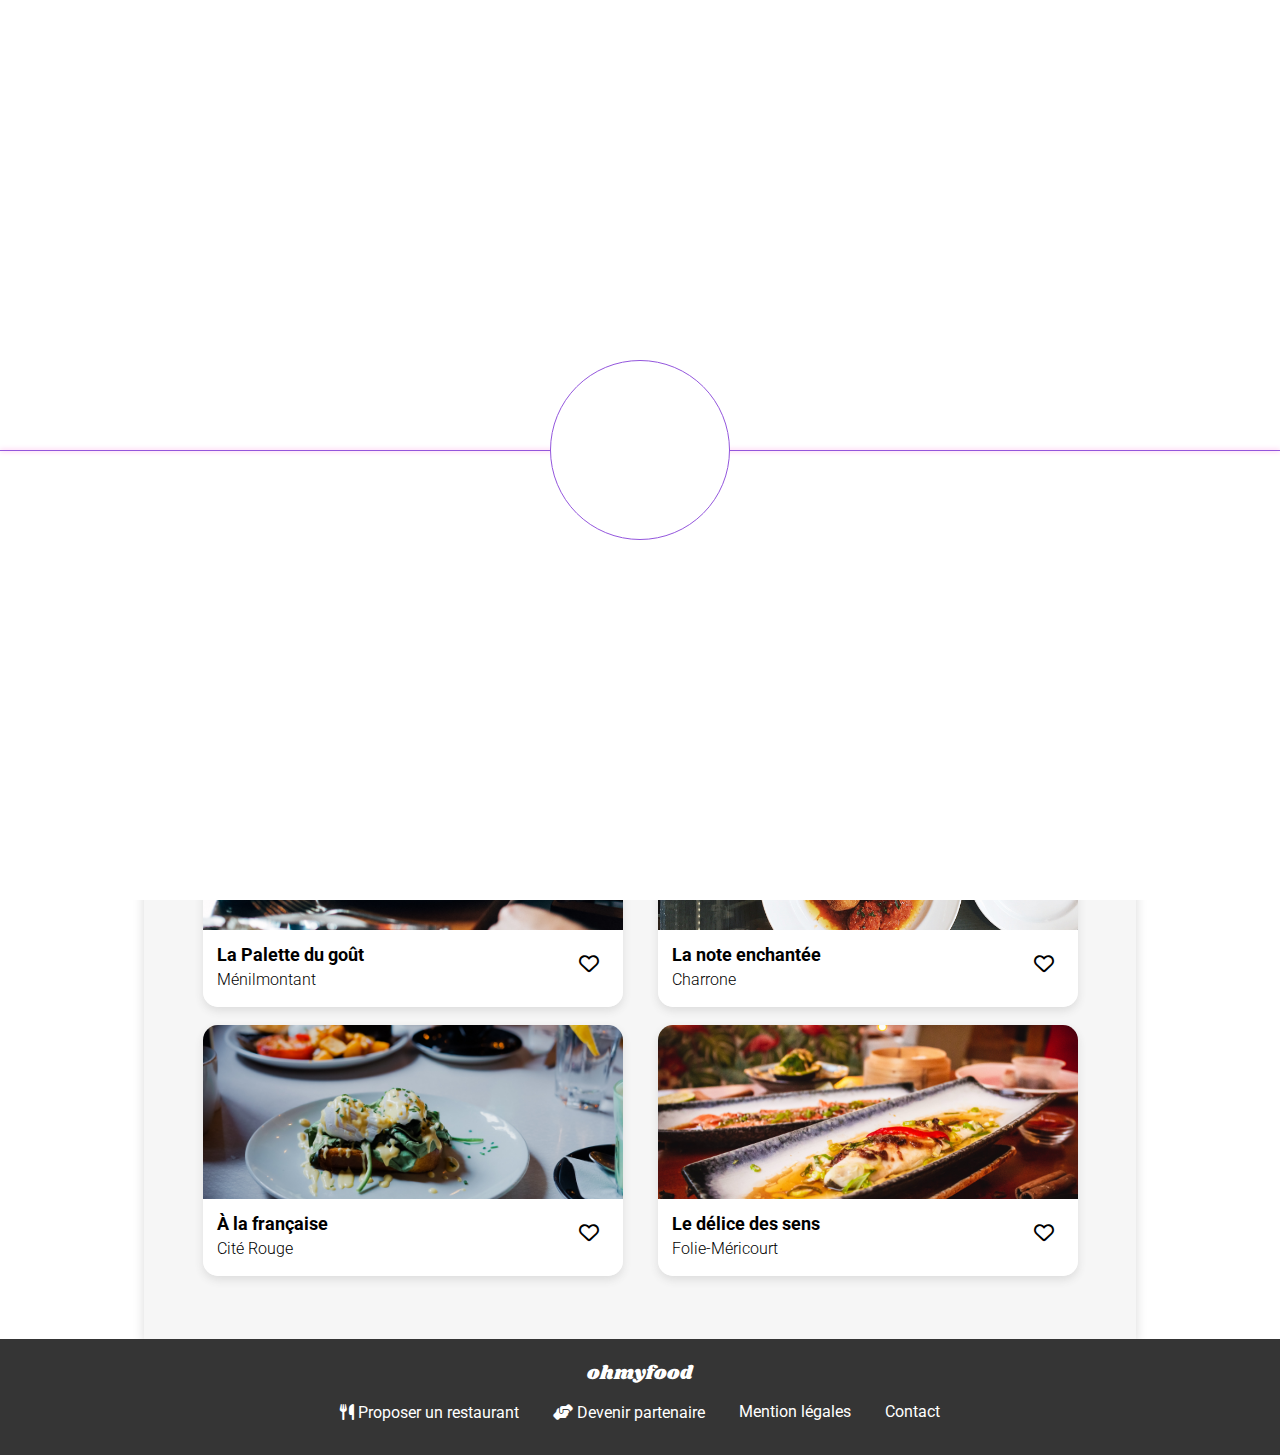
<file: index.html>
<!DOCTYPE html>
<html lang="fr">
<head>
    <meta charset="UTF-8">
    <meta http-equiv="X-UA-Compatible" content="IE=edge">
    <meta name="viewport" content="width=device-width, initial-scale=1.0">
    <title>Ohmyfood</title>
    <link rel="stylesheet" href="css/normalize.css">
    <link rel="stylesheet" href="css/home.min.css">
    <link rel="stylesheet" href="https://cdnjs.cloudflare.com/ajax/libs/font-awesome/6.1.1/css/all.min.css">

</head>
<body>
    <!-- Loading -->
    <div class="loading">
        <div class="loading-bar"></div>
        <div class="loading-border"></div>
        <div class="loading-circle">
            <div class="loading-circle__backgnd--secondary"></div>
        </div>
        <span class="loading-logo">ohmyfood</span>  
    </div>
    <!-- Loading end -->
    <!-- Header -->
    <header class="header--shadow">
        <img src="img/logo/ohmyfood@2x.svg" alt="Logo Ohmyfood">
    </header>
    <!-- Header end -->
    <!-- Main -->
    <main>
        <!-- Location section -->
        <div class="location">
            <span class="location__txt"><span class="location__txt__icon"><i class="fa-solid fa-location-dot"></i></span> Paris, Belleville</span>
        </div>
        <!-- Location section end -->
        <!-- Explore section -->
        <section class="explore home-block background-secondary">
            <h1>Réservez le menu qui vous convient</h1>
            <p>Découvez des restaurants d'exeption, selectionnés par nos soins.</p>
            <a  class="btn" href="#restaurants">Explorer nos restaurants</a>
        </section>
        <!-- Explore section end-->
        <!-- Functioning section -->
        <section class="functioning home-block">
            <h2 class="home-title">Fonctionnement</h2>
            <ul class="steps">
                <li class="steps__list">
                    <div class="steps__list__puce">1</div>
                    <div class="steps__list__icon"><i class="fa-solid fa-mobile-screen-button"></i></div>
                    <h3>Choisissez un restaurant</h3></li>
                <li class="steps__list">
                    <div class="steps__list__puce">2</div>
                    <div class="steps__list__icon"><i class="fa-solid fa-list-ul"></i></div>
                    <h3> Composez votre menu</h3>
                </li>
                <li class="steps__list steps__list--third">
                    <div class="steps__list__puce">3</div> 
                    <div class="steps__list__icon steps__list__icon--third"><i class="fa-solid fa-store"></i></div>
                    <h3> Dégustez au restaurants</h3>
                </li>
            </ul>
        </section>
        <!-- Functioning section end -->
        <!-- Restaurants section -->
        <section class="restaurants home-block background-secondary" id="restaurants">
            <h2 class="home-title">Restaurants</h2>
            <ul>
                <li class="card">
                    <a class="new" href="menu_lapalettedugout.html"><img src="img/restaurants/lapalettedugout.jpg" alt="La palette du goût"></a>
                    <div class="card__infos">
                        <h3>La Palette du goût</h3>
                        <p>Ménilmontant</p>
                        <a class="heart" href="#restaurants">
                            <div class="heart__center"><i class="fa-solid fa-heart"></i></div>
                            <div class="heart__contour"><i class="fa-regular fa-heart"></i></div>
                        </a>
                    </div>
                </li>
                <li class="card">
                    <a class="new" href="menu_lanoteenchantee.html"><img src="img/restaurants/lanoteenchantee.jpg" alt="La note enchantée"></a>
                    <div class="card__infos">
                        <h3>La note enchantée</h3>
                        <p>Charrone</p>
                        <a class="heart" href="#restaurants">
                            <div class="heart__center"><i class="fa-solid fa-heart"></i></div>
                            <div class="heart__contour"><i class="fa-regular fa-heart"></i></div>
                        </a>
                    </div>
                </li>
                <li class="card">
                    <a href="menu_alafrancaise.html"><img src="img/restaurants/alafrancaise.jpg" alt="À la française"></a>
                    <div class="card__infos">
                        <h3>À la française</h3>
                        <p>Cité Rouge</p>
                        <a class="heart" href="#restaurants">
                            <div class="heart__center"><i class="fa-solid fa-heart"></i></div>
                            <div class="heart__contour"><i class="fa-regular fa-heart"></i></div>
                        </a>
                    </div>
                </li>
                <li class="card">
                    <a href="menu_ledelicedessens.html"><img src="img/restaurants/ledelicedessens.jpg" alt="Le délice des sens"></a>
                    <div class="card__infos">
                        <h3>Le délice des sens</h3>
                        <p>Folie-Méricourt</p>
                        <a class="heart" href="#restaurants">
                            <div class="heart__center"><i class="fa-solid fa-heart"></i></div>
                            <div class="heart__contour"><i class="fa-regular fa-heart"></i></div>
                        </a>
                    </div>
                </li>
            </ul>
        </section>
        <!-- Restaurants section -->
    </main>
    <!-- Main end -->
    <!-- Footer -->
    <footer>
        <h2><a href="#">ohmyfood</a></h2>
        <ul>
            <li class="footer-menu"><a href="#"><i class="fa-solid fa-utensils"></i> Proposer un restaurant</a></li>
            <li class="footer-menu"><a href="#"><i class="fa-solid fa-handshake-angle"></i> Devenir partenaire</a></li>
            <li class="footer-menu"><a href="#">Mention légales</a></li>
            <li class="footer-menu"><a href="mailto:contact@ohmyfood.fr">Contact</a></li>
        </ul>
    </footer>
    <!-- Footer end -->
</body>
</html>
</file>
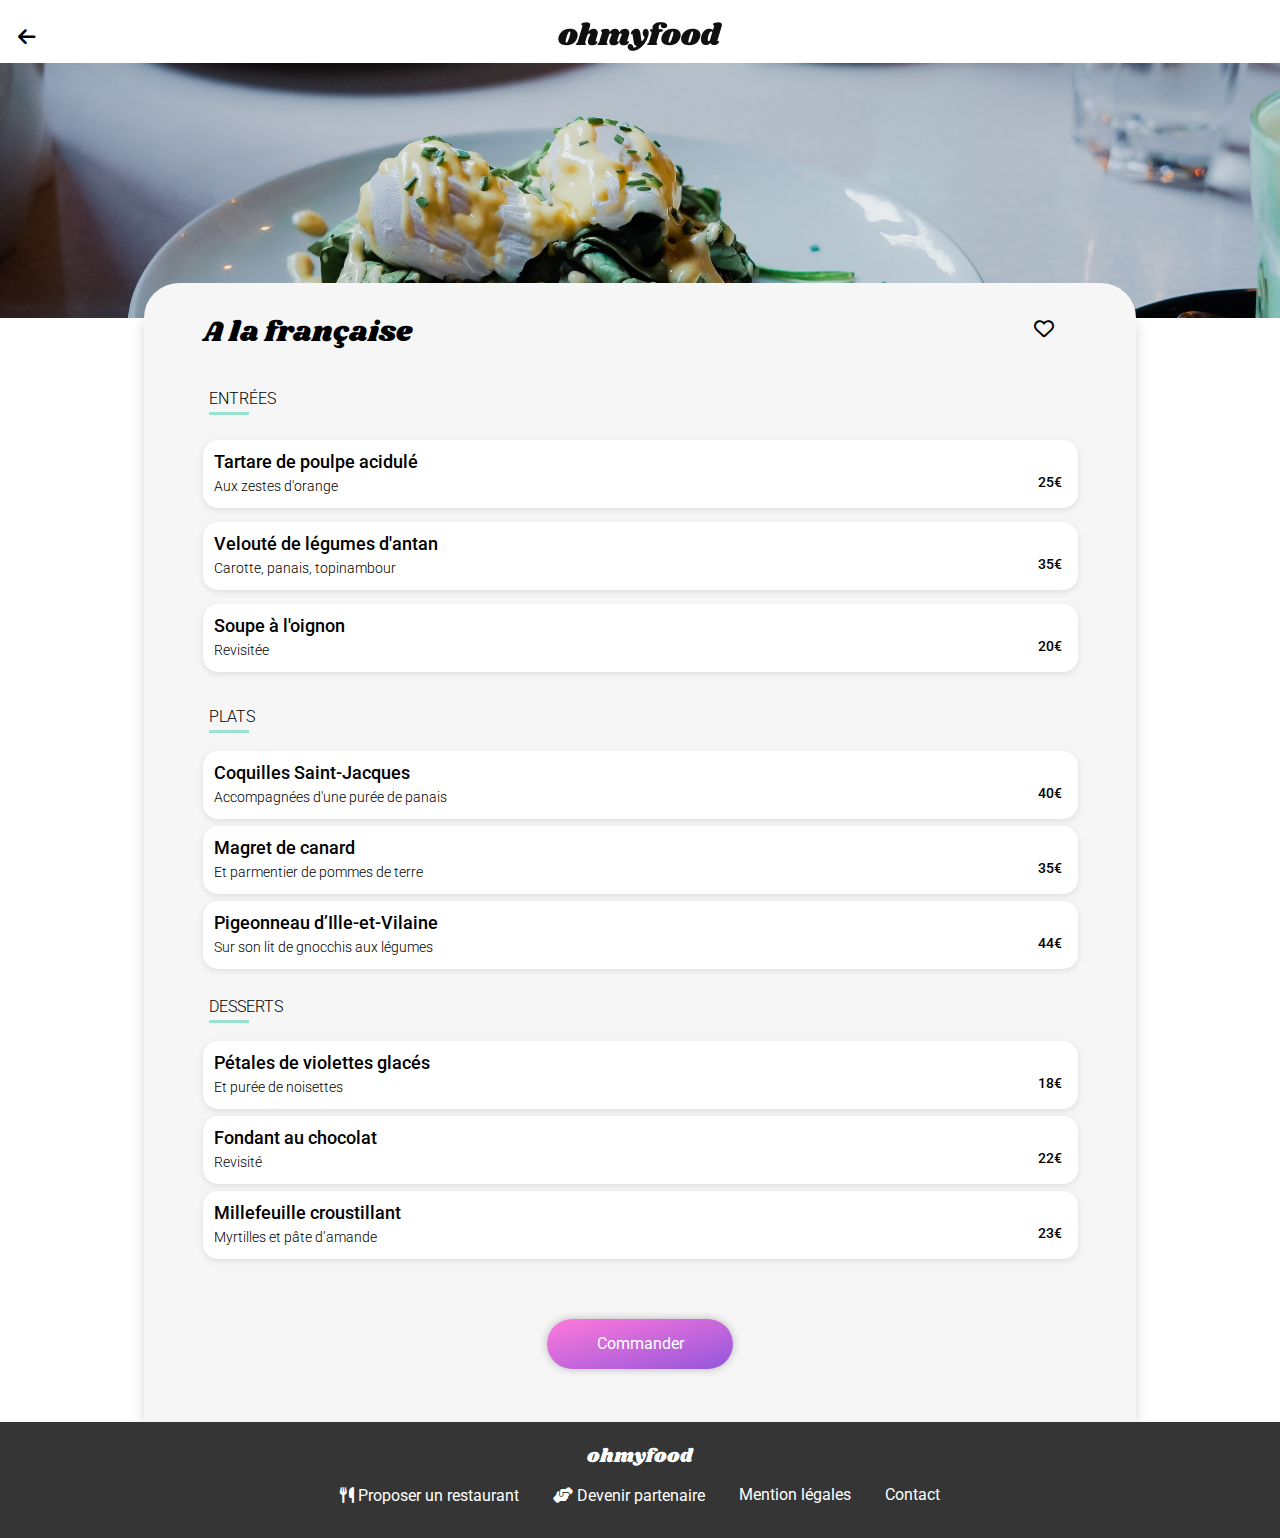
<file: menu_alafrancaise.html>
<!DOCTYPE html>
<html lang="fr">
<head>
    <meta charset="UTF-8">
    <meta http-equiv="X-UA-Compatible" content="IE=edge">
    <meta name="viewport" content="width=device-width, initial-scale=1.0">
    <title>Ohmyfood - A la française</title>
    <link rel="stylesheet" href="css/normalize.css">
    <link rel="stylesheet" href="css/menu.min.css">
    <link rel="stylesheet" href="https://cdnjs.cloudflare.com/ajax/libs/font-awesome/6.1.1/css/all.min.css">

</head>
<body>
    <!-- Header -->
    <header>
        <a  class="return" href="index.html"><i class="fa-solid fa-arrow-left"></i></a>
        <img src="img/logo/ohmyfood@2x.svg" alt="Logo Ohmyfood">
    </header>
    <!-- Header end -->
    <!-- Main -->
    <main>
        <!--Top section-->
        <div class="top-menu top-menu--3">
        </div>
        <!--Top section end-->
        <!--Menu-->
        <section class="menu-backnd background-secondary">
            <div class="menu-title">
                <h1>A la française</h1>
                <a class="heart" href="#">
                    <div class="heart__center"><i class="fa-solid fa-heart"></i></div>
                    <div class="heart__contour"><i class="fa-regular fa-heart"></i></div>
                </a>
            </div>
            <div class="menu">
                <h2 class="meal-type">Entrées</h2>
                <ul class="menu__list">
                    <li class="meal">
                        <div class="meal__infos">
                            <h3>Tartare de poulpe acidulé</h3>
                            <p>Aux zestes d'orange </p>
                        </div>
                        <div class="meal__end">
                            <div class="meal__end__price">25€</div>
                            <div class="meal__end__valid"><i class="fa-solid fa-circle-check meal__end__valid__circle"></i></div>
                        </div>   
                    </li>
                    <li class="meal">
                        <div class="meal__infos">
                            <h3>Velouté de légumes d'antan</h3>
                            <p>Carotte, panais, topinambour</p>
                        </div>
                        <div class="meal__end">
                            <div class="meal__end__price">35€</div>
                            <div class="meal__end__valid"><i class="fa-solid fa-circle-check meal__end__valid__circle"></i></div>
                        </div>
                    </li>
                    <li class="meal">
                        <div class="meal__infos">
                            <h3>Soupe à l'oignon</h3>
                            <p>Revisitée</p>
                        </div>
                        <div class="meal__end">
                            <div class="meal__end__price">20€</div>
                            <div class="meal__end__valid"><i class="fa-solid fa-circle-check meal__end__valid__circle"></i></div>
                        </div>
                    </li>
                </ul>
                <h2 class="meal-type">Plats</h2>
                <ul>
                    <li class="meal">
                        <div class="meal__infos">
                            <h3>Coquilles Saint-Jacques</h3>
                            <p>Accompagnées d'une purée de panais</p>
                        </div>
                        <div class="meal__end">
                            <div class="meal__end__price">40€</div>
                            <div class="meal__end__valid"><i class="fa-solid fa-circle-check meal__end__valid__circle"></i></div>
                        </div>
                    </li>
                    <li class="meal">
                        <div class="meal__infos">
                            <h3>Magret de canard</h3>
                            <p>Et parmentier de pommes de terre</p>
                        </div>
                        <div class="meal__end">
                            <div class="meal__end__price">35€</div>
                            <div class="meal__end__valid"><i class="fa-solid fa-circle-check meal__end__valid__circle"></i></div>
                        </div>
                    </li>
                    <li class="meal">
                        <div class="meal__infos">
                            <h3>Pigeonneau d’Ille-et-Vilaine</h3>
                            <p>Sur son lit de gnocchis aux légumes</p>
                        </div>
                        <div class="meal__end">
                            <div class="meal__end__price">44€</div>
                            <div class="meal__end__valid"><i class="fa-solid fa-circle-check meal__end__valid__circle"></i></div>
                        </div>
                    </li>
                </ul>
                <h2  class="meal-type">Desserts</h2>
                <ul>
                    <li class="meal">
                        <div class="meal__infos">
                            <h3>Pétales de violettes glacés</h3>
                            <p>Et purée de noisettes</p>
                        </div>
                        <div class="meal__end">
                            <div class="meal__end__price">18€</div>
                            <div class="meal__end__valid"><i class="fa-solid fa-circle-check meal__end__valid__circle"></i></div>
                        </div>
                    </li>
                    <li class="meal">
                        <div class="meal__infos">
                            <h3>Fondant au chocolat</h3>
                            <p>Revisité</p>
                        </div>
                        <div class="meal__end">
                            <div class="meal__end__price">22€</div>
                            <div class="meal__end__valid"><i class="fa-solid fa-circle-check meal__end__valid__circle"></i></div>
                        </div>
                    </li>
                    <li class="meal">
                        <div class="meal__infos">
                            <h3>Millefeuille croustillant</h3>
                            <p>Myrtilles et pâte d’amande</p>
                        </div>
                        <div class="meal__end">
                            <div class="meal__end__price">23€</div>
                            <div class="meal__end__valid"><i class="fa-solid fa-circle-check meal__end__valid__circle"></i></div>
                        </div>
                    </li>
                </ul>
            </div>
            <!--Validation-->
            <div class="command">
                <a class="btn" href="#">Commander</a>
            </div>
            <!--Validation end-->
        </section>
        <!--Menu end-->
    </main>
    <!-- Main end -->
    <!-- Footer -->
    <footer>
        <h2><a href="#">ohmyfood</a></h2>
        <ul>
            <li class="footer-menu"><a href="#"><i class="fa-solid fa-utensils"></i> Proposer un restaurant</a></li>
            <li class="footer-menu"><a href="#"><i class="fa-solid fa-handshake-angle"></i> Devenir partenaire</a></li>
            <li class="footer-menu"><a href="#">Mention légales</a></li>
            <li class="footer-menu"><a href="mailto:contact@ohmyfood.fr">Contact</a></li>
        </ul>
    </footer>
    <!-- Footer end -->
</body>
</html>
</file>
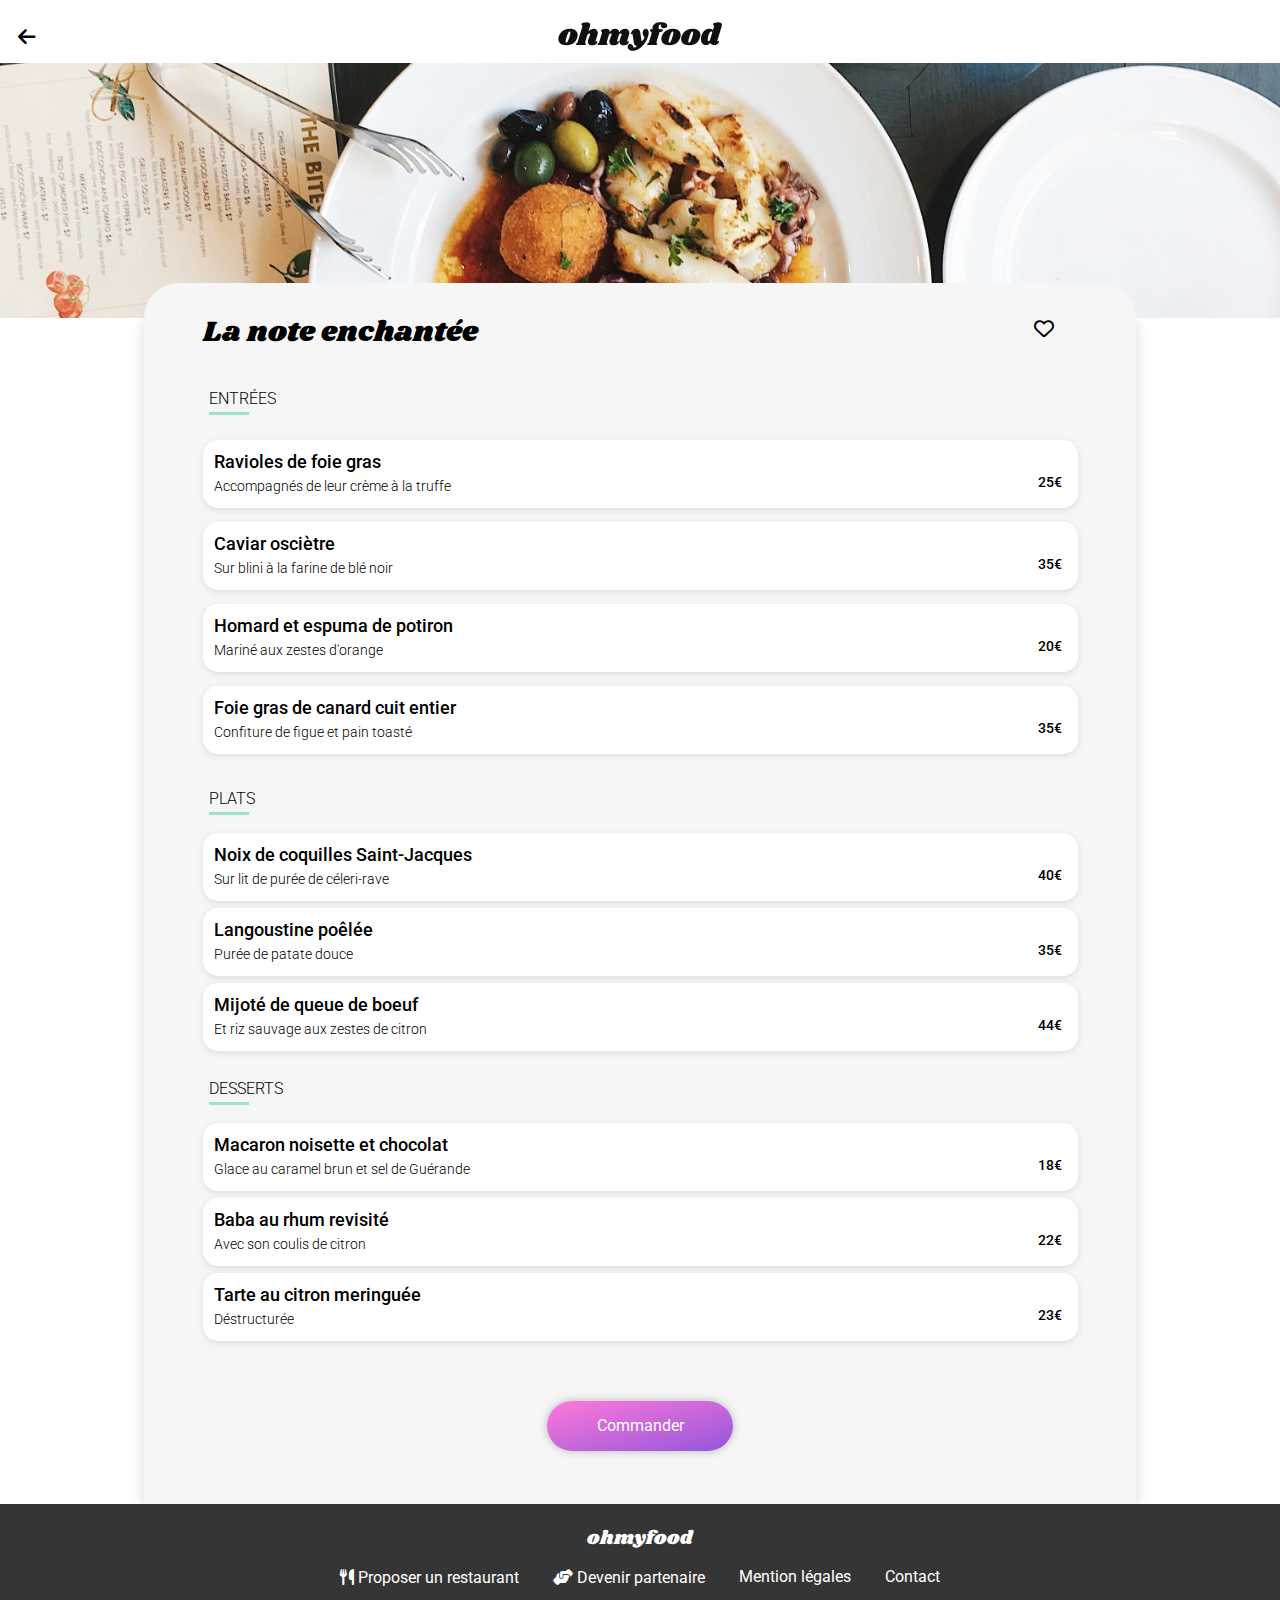
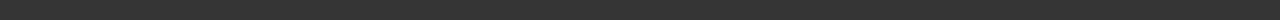
<file: menu_lanoteenchantee.html>
<!DOCTYPE html>
<html lang="fr">
<head>
    <meta charset="UTF-8">
    <meta http-equiv="X-UA-Compatible" content="IE=edge">
    <meta name="viewport" content="width=device-width, initial-scale=1.0">
    <title>Ohmyfood - La note enchantée</title>
    <link rel="stylesheet" href="css/normalize.css">
    <link rel="stylesheet" href="css/menu.min.css">
    <link rel="stylesheet" href="https://cdnjs.cloudflare.com/ajax/libs/font-awesome/6.1.1/css/all.min.css">

</head>
<body>
    <!-- Header -->
    <header>
        <a  class="return" href="index.html"><i class="fa-solid fa-arrow-left"></i></a>
        <img src="img/logo/ohmyfood@2x.svg" alt="Logo Ohmyfood">
    </header>
    <!-- Header end -->
    <!-- Main -->
    <main>
        <!--Top section-->
        <div class="top-menu top-menu--2">
        </div>
        <!--Top section end-->
        <!--Menu-->
        <section class="menu-backnd background-secondary">
            <div class="menu-title">
                <h1>La note enchantée</h1>
                <a class="heart" href="#">
                    <div class="heart__center"><i class="fa-solid fa-heart"></i></div>
                    <div class="heart__contour"><i class="fa-regular fa-heart"></i></div>
                </a>
            </div>
            <div class="menu">
                <h2 class="meal-type">Entrées</h2>
                <ul class="menu__list">
                    <li class="meal">
                        <div class="meal__infos">
                            <h3>Ravioles de foie gras</h3>
                            <p>Accompagnés de leur crème à la truffe</p>
                        </div>
                        <div class="meal__end">
                            <div class="meal__end__price">25€</div>
                            <div class="meal__end__valid"><i class="fa-solid fa-circle-check meal__end__valid__circle"></i></div>
                        </div>   
                    </li>
                    <li class="meal">
                        <div class="meal__infos">
                            <h3>Caviar osciètre</h3>
                            <p>Sur blini à la farine de blé noir</p>
                        </div>
                        <div class="meal__end">
                            <div class="meal__end__price">35€</div>
                            <div class="meal__end__valid"><i class="fa-solid fa-circle-check meal__end__valid__circle"></i></div>
                        </div>
                    </li>
                    <li class="meal">
                        <div class="meal__infos">
                            <h3>Homard et espuma de potiron</h3>
                            <p>Mariné aux zestes d'orange</p>
                        </div>
                        <div class="meal__end">
                            <div class="meal__end__price">20€</div>
                            <div class="meal__end__valid"><i class="fa-solid fa-circle-check meal__end__valid__circle"></i></div>
                        </div>
                    </li>
                    <li class="meal">
                        <div class="meal__infos">
                            <h3>Foie gras de canard cuit entier</h3>
                            <p>Confiture de figue et pain toasté</p>
                        </div>
                        <div class="meal__end">
                            <div class="meal__end__price">35€</div>
                            <div class="meal__end__valid"><i class="fa-solid fa-circle-check meal__end__valid__circle"></i></div>
                        </div>
                    </li>
                </ul>
                <h2 class="meal-type">Plats</h2>
                <ul>
                    <li class="meal">
                        <div class="meal__infos">
                            <h3>Noix de coquilles Saint-Jacques</h3>
                            <p>Sur lit de purée de céleri-rave</p>
                        </div>
                        <div class="meal__end">
                            <div class="meal__end__price">40€</div>
                            <div class="meal__end__valid"><i class="fa-solid fa-circle-check meal__end__valid__circle"></i></div>
                        </div>
                    </li>
                    <li class="meal">
                        <div class="meal__infos">
                            <h3>Langoustine poêlée</h3>
                            <p>Purée de patate douce</p>
                        </div>
                        <div class="meal__end">
                            <div class="meal__end__price">35€</div>
                            <div class="meal__end__valid"><i class="fa-solid fa-circle-check meal__end__valid__circle"></i></div>
                        </div>
                    </li>
                    <li class="meal">
                        <div class="meal__infos">
                            <h3>Mijoté de queue de boeuf</h3>
                            <p>Et riz sauvage aux zestes de citron</p>
                        </div>
                        <div class="meal__end">
                            <div class="meal__end__price">44€</div>
                            <div class="meal__end__valid"><i class="fa-solid fa-circle-check meal__end__valid__circle"></i></div>
                        </div>
                    </li>
                </ul>
                <h2 class="meal-type">Desserts</h2>
                <ul>
                    <li class="meal">
                        <div class="meal__infos">
                            <h3>Macaron noisette et chocolat</h3>
                            <p>Glace au caramel brun et sel de Guérande</p>
                        </div>
                        <div class="meal__end">
                            <div class="meal__end__price">18€</div>
                            <div class="meal__end__valid"><i class="fa-solid fa-circle-check meal__end__valid__circle"></i></div>
                        </div>
                    </li>
                    <li class="meal">
                        <div class="meal__infos">
                            <h3>Baba au rhum revisité</h3>
                            <p>Avec son coulis de citron</p>
                        </div>
                        <div class="meal__end">
                            <div class="meal__end__price">22€</div>
                            <div class="meal__end__valid"><i class="fa-solid fa-circle-check meal__end__valid__circle"></i></div>
                        </div>
                    </li>
                    <li class="meal">
                        <div class="meal__infos">
                            <h3>Tarte au citron meringuée</h3>
                            <p>Déstructurée</p>
                        </div>
                        <div class="meal__end">
                            <div class="meal__end__price">23€</div>
                            <div class="meal__end__valid"><i class="fa-solid fa-circle-check meal__end__valid__circle"></i></div>
                        </div>
                    </li>
                </ul>
            </div>
            <!--Validation-->
            <div class="command">
                <a class="btn" href="#">Commander</a>
            </div>
            <!--Validation end-->
        </section>
        <!--Menu end-->
    </main>
    <!-- Main end -->
    <!-- Footer -->
    <footer>
        <h2><a href="#">ohmyfood</a></h2>
        <ul>
            <li class="footer-menu"><a href="#"><i class="fa-solid fa-utensils"></i> Proposer un restaurant</a></li>
            <li class="footer-menu"><a href="#"><i class="fa-solid fa-handshake-angle"></i> Devenir partenaire</a></li>
            <li class="footer-menu"><a href="#">Mention légales</a></li>
            <li class="footer-menu"><a href="mailto:contact@ohmyfood.fr">Contact</a></li>
        </ul>
    </footer>
    <!-- Footer end -->
</body>
</html>
</file>
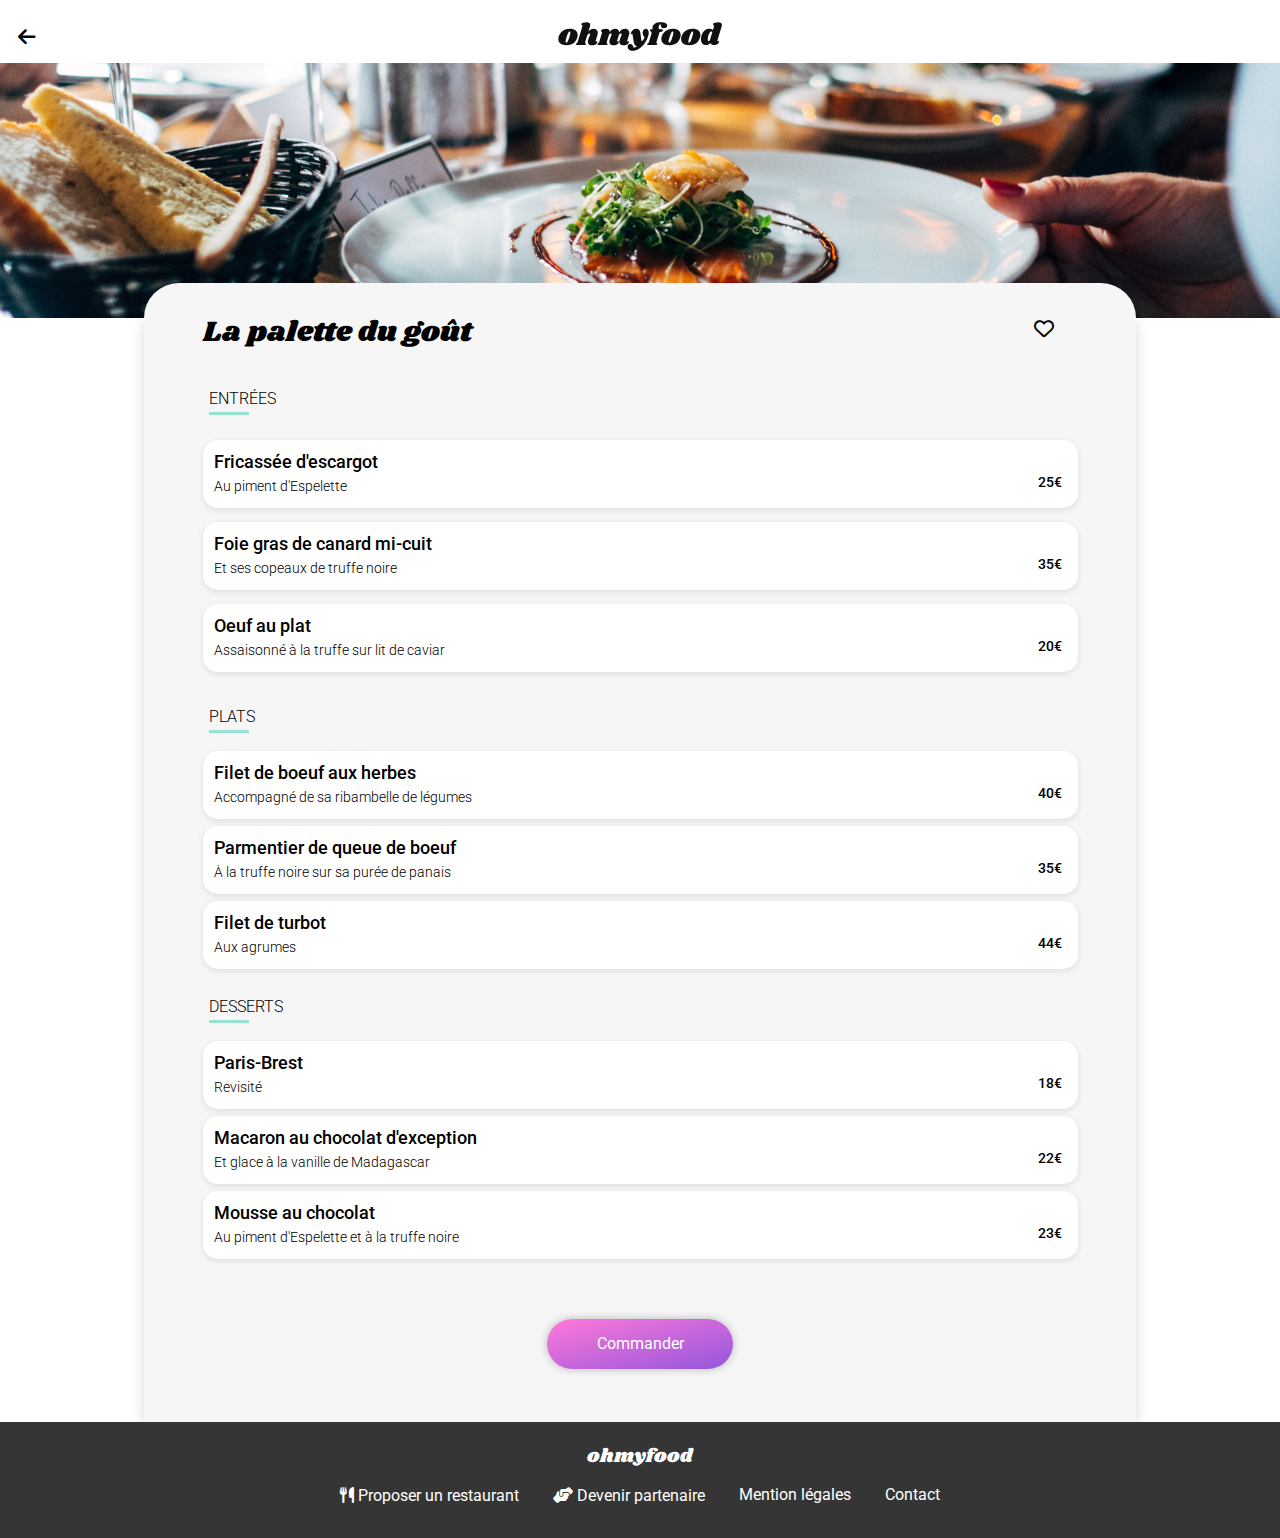
<file: menu_lapalettedugout.html>
<!DOCTYPE html>
<html lang="fr">
<head>
    <meta charset="UTF-8">
    <meta http-equiv="X-UA-Compatible" content="IE=edge">
    <meta name="viewport" content="width=device-width, initial-scale=1.0">
    <title>Ohmyfood - La palette du goût</title>
    <link rel="stylesheet" href="css/normalize.css">
    <link rel="stylesheet" href="css/menu.min.css">
    <link rel="stylesheet" href="https://cdnjs.cloudflare.com/ajax/libs/font-awesome/6.1.1/css/all.min.css">

</head>
<body>
    <!-- Header -->
    <header>
        <a  class="return" href="index.html"><i class="fa-solid fa-arrow-left"></i></a>
        <img src="img/logo/ohmyfood@2x.svg" alt="Logo Ohmyfood">
    </header>
    <!-- Header end -->
    <!-- Main -->
    <main>
        <!--Top section-->
        <div class="top-menu top-menu--1">
        </div>
        <!--Top section end-->
        <!--Menu-->
        <section class="menu-backnd background-secondary">
            <div class="menu-title">
                <h1>La palette du goût</h1>
                <a class="heart" href="#">
                    <div class="heart__center"><i class="fa-solid fa-heart"></i></div>
                    <div class="heart__contour"><i class="fa-regular fa-heart"></i></div>
                </a>
            </div>
            <div class="menu">
                <h2 class="meal-type">Entrées</h2>
                <ul class="menu__list">
                    <li class="meal">
                        <div class="meal__infos">
                            <h3>Fricassée d'escargot</h3>
                            <p>Au piment d'Espelette </p>
                        </div>
                        <div class="meal__end">
                            <div class="meal__end__price">25€</div>
                            <div class="meal__end__valid"><i class="fa-solid fa-circle-check meal__end__valid__circle"></i></div>
                        </div>   
                    </li>
                    <li class="meal">
                        <div class="meal__infos">
                            <h3>Foie gras de canard mi-cuit</h3>
                            <p>Et ses copeaux de truffe noire</p>
                        </div>
                        <div class="meal__end">
                            <div class="meal__end__price">35€</div>
                            <div class="meal__end__valid"><i class="fa-solid fa-circle-check meal__end__valid__circle"></i></div>
                        </div>
                    </li>
                    <li class="meal">
                        <div class="meal__infos">
                            <h3>Oeuf au plat</h3>
                            <p>Assaisonné à la truffe sur lit de caviar</p>
                        </div>
                        <div class="meal__end">
                            <div class="meal__end__price">20€</div>
                            <div class="meal__end__valid"><i class="fa-solid fa-circle-check meal__end__valid__circle"></i></div>
                        </div>
                    </li>
                </ul>
                <h2 class="meal-type">Plats</h2>
                <ul>
                    <li class="meal">
                        <div class="meal__infos">
                            <h3>Filet de boeuf aux herbes</h3>
                            <p>Accompagné de sa ribambelle de légumes</p>
                        </div>
                        <div class="meal__end">
                            <div class="meal__end__price">40€</div>
                            <div class="meal__end__valid"><i class="fa-solid fa-circle-check meal__end__valid__circle"></i></div>
                        </div>
                    </li>
                    <li class="meal">
                        <div class="meal__infos">
                            <h3>Parmentier de queue de boeuf</h3>
                            <p>À la truffe noire sur sa purée de panais</p>
                        </div>
                        <div class="meal__end">
                            <div class="meal__end__price">35€</div>
                            <div class="meal__end__valid"><i class="fa-solid fa-circle-check meal__end__valid__circle"></i></div>
                        </div>
                    </li>
                    <li class="meal">
                        <div class="meal__infos">
                            <h3>Filet de turbot</h3>
                            <p>Aux agrumes</p>
                        </div>
                        <div class="meal__end">
                            <div class="meal__end__price">44€</div>
                            <div class="meal__end__valid"><i class="fa-solid fa-circle-check meal__end__valid__circle"></i></div>
                        </div>
                    </li>
                </ul>
                <h2 class="meal-type">Desserts</h2>
                <ul>
                    <li class="meal">
                        <div class="meal__infos">
                            <h3>Paris-Brest</h3>
                            <p>Revisité</p>
                        </div>
                        <div class="meal__end">
                            <div class="meal__end__price">18€</div>
                            <div class="meal__end__valid"><i class="fa-solid fa-circle-check meal__end__valid__circle"></i></div>
                        </div>
                    </li>
                    <li class="meal">
                        <div class="meal__infos">
                            <h3>Macaron au chocolat d'exception</h3>
                            <p>Et glace à la vanille de Madagascar</p>
                        </div>
                        <div class="meal__end">
                            <div class="meal__end__price">22€</div>
                            <div class="meal__end__valid"><i class="fa-solid fa-circle-check meal__end__valid__circle"></i></div>
                        </div>
                    </li>
                    <li class="meal">
                        <div class="meal__infos">
                            <h3>Mousse au chocolat</h3>
                            <p>Au piment d'Espelette et à la truffe noire</p>
                        </div>
                        <div class="meal__end">
                            <div class="meal__end__price">23€</div>
                            <div class="meal__end__valid"><i class="fa-solid fa-circle-check meal__end__valid__circle"></i></div>
                        </div>
                    </li>
                </ul>
            </div>
            <!--Validation-->
            <div class="command">
                <a class="btn" href="#">Commander</a>
            </div>
            <!--Validation end-->
        </section>
        <!--Menu end-->
    </main>
    <!-- Main end -->
    <!-- Footer -->
    <footer>
        <h2><a href="#">ohmyfood</a></h2>
        <ul>
            <li class="footer-menu"><a href="#"><i class="fa-solid fa-utensils"></i> Proposer un restaurant</a></li>
            <li class="footer-menu"><a href="#"><i class="fa-solid fa-handshake-angle"></i> Devenir partenaire</a></li>
            <li class="footer-menu"><a href="#">Mention légales</a></li>
            <li class="footer-menu"><a href="mailto:contact@ohmyfood.fr">Contact</a></li>
        </ul>
    </footer>
    <!-- Footer end -->
</body>
</html>
</file>
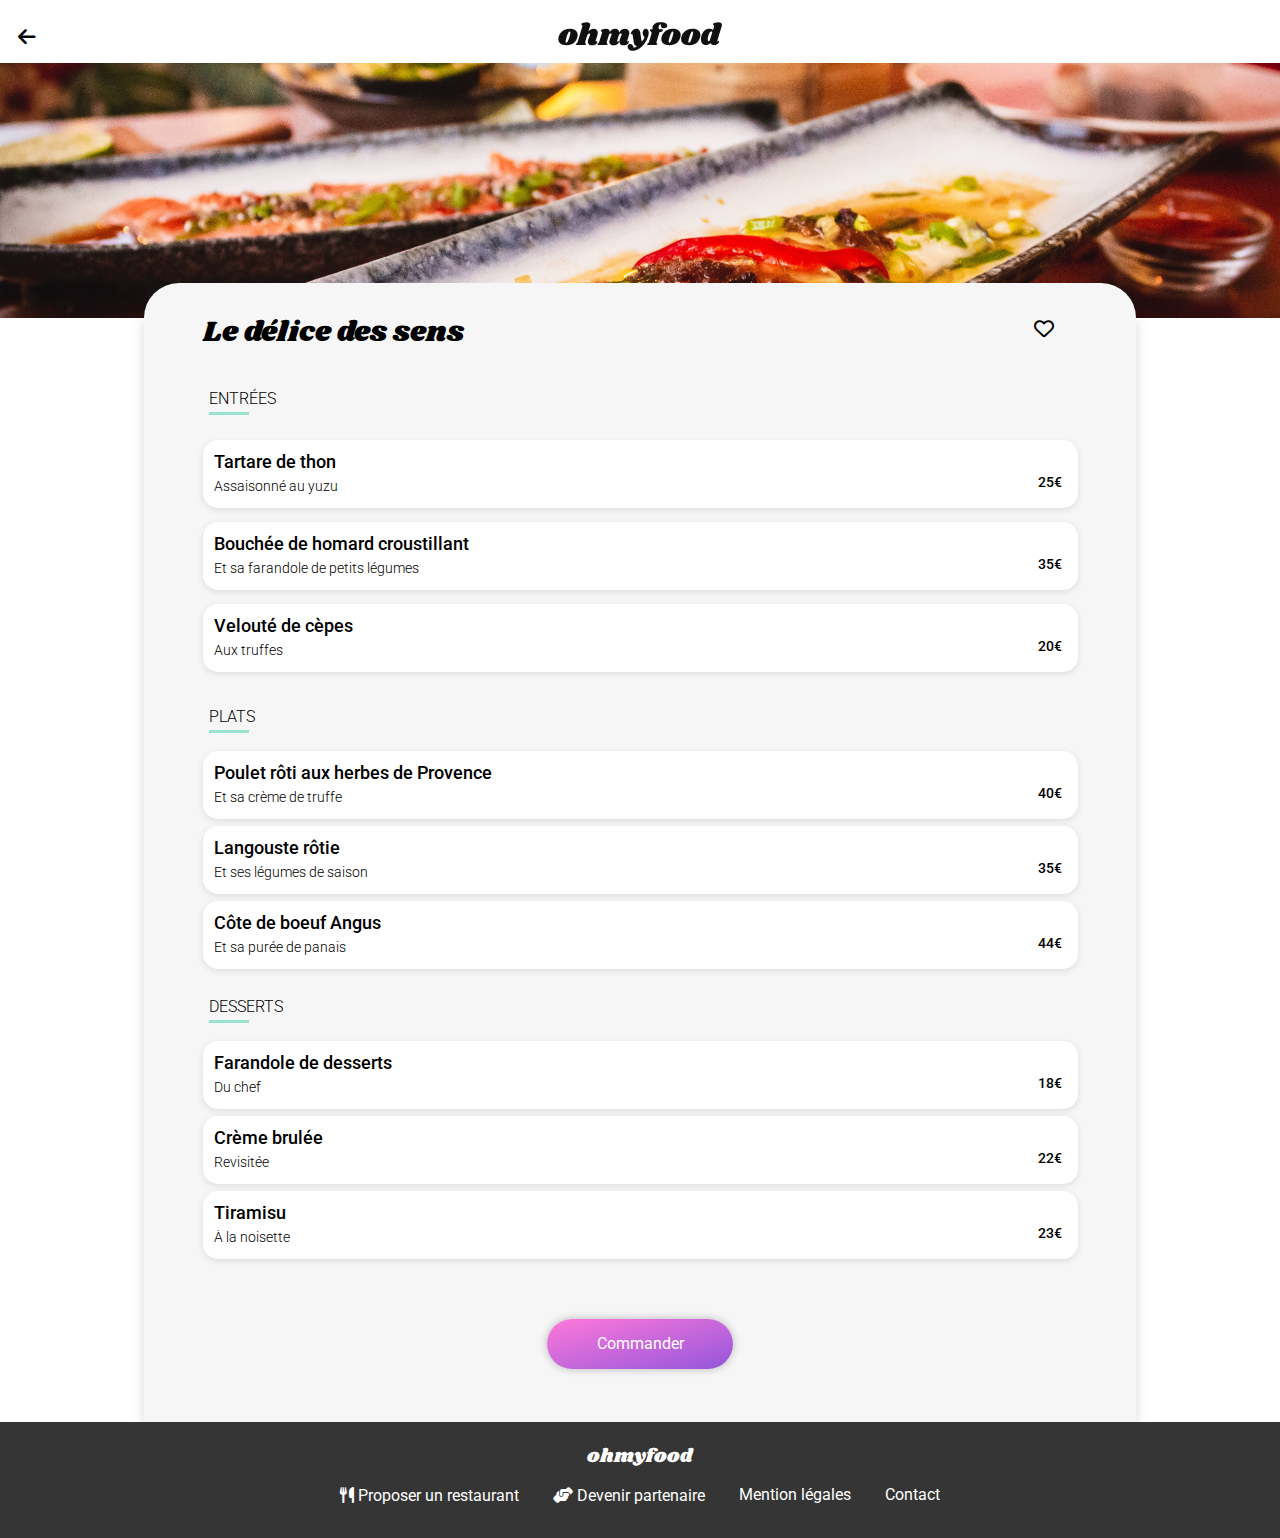
<file: menu_ledelicedessens.html>
<!DOCTYPE html>
<html lang="fr">
<head>
    <meta charset="UTF-8">
    <meta http-equiv="X-UA-Compatible" content="IE=edge">
    <meta name="viewport" content="width=device-width, initial-scale=1.0">
    <title>Ohmyfood - Le délice du sens</title>
    <link rel="stylesheet" href="css/normalize.css">
    <link rel="stylesheet" href="css/menu.min.css">
    <link rel="stylesheet" href="https://cdnjs.cloudflare.com/ajax/libs/font-awesome/6.1.1/css/all.min.css">

</head>
<body>
    <!-- Header -->
    <header>
        <a  class="return" href="index.html"><i class="fa-solid fa-arrow-left"></i></a>
        <img src="img/logo/ohmyfood@2x.svg" alt="Logo Ohmyfood">
    </header>
    <!-- Header end -->
    <!-- Main -->
    <main>
        <!--Top section-->
        <div class="top-menu top-menu--4">
        </div>
        <!--Top section end-->
        <!--Menu-->
        <section class="menu-backnd background-secondary">
            <div class="menu-title">
                <h1>Le délice des sens</h1>
                <a class="heart" href="#">
                    <div class="heart__center"><i class="fa-solid fa-heart"></i></div>
                    <div class="heart__contour"><i class="fa-regular fa-heart"></i></div>
                </a>
            </div>
            <div class="menu">
                <h2 class="meal-type">Entrées</h2>
                <ul class="menu__list">
                    <li class="meal">
                        <div class="meal__infos">
                            <h3>Tartare de thon</h3>
                            <p>Assaisonné au yuzu</p>
                        </div>
                        <div class="meal__end">
                            <div class="meal__end__price">25€</div>
                            <div class="meal__end__valid"><i class="fa-solid fa-circle-check meal__end__valid__circle"></i></div>
                        </div>   
                    </li>
                    <li class="meal">
                        <div class="meal__infos">
                            <h3>Bouchée de homard croustillant</h3>
                            <p>Et sa farandole de petits légumes</p>
                        </div>
                        <div class="meal__end">
                            <div class="meal__end__price">35€</div>
                            <div class="meal__end__valid"><i class="fa-solid fa-circle-check meal__end__valid__circle"></i></div>
                        </div>
                    </li>
                    <li class="meal">
                        <div class="meal__infos">
                            <h3>Velouté de cèpes</h3>
                            <p>Aux truffes</p>
                        </div>
                        <div class="meal__end">
                            <div class="meal__end__price">20€</div>
                            <div class="meal__end__valid"><i class="fa-solid fa-circle-check meal__end__valid__circle"></i></div>
                        </div>
                    </li>
                </ul>
                <h2 class="meal-type">Plats</h2>
                <ul>
                    <li class="meal">
                        <div class="meal__infos">
                            <h3>Poulet rôti aux herbes de Provence</h3>
                            <p>Et sa crème de truffe</p>
                        </div>
                        <div class="meal__end">
                            <div class="meal__end__price">40€</div>
                            <div class="meal__end__valid"><i class="fa-solid fa-circle-check meal__end__valid__circle"></i></div>
                        </div>
                    </li>
                    <li class="meal">
                        <div class="meal__infos">
                            <h3>Langouste rôtie</h3>
                            <p>Et ses légumes de saison</p>
                        </div>
                        <div class="meal__end">
                            <div class="meal__end__price">35€</div>
                            <div class="meal__end__valid"><i class="fa-solid fa-circle-check meal__end__valid__circle"></i></div>
                        </div>
                    </li>
                    <li class="meal">
                        <div class="meal__infos">
                            <h3>Côte de boeuf Angus</h3>
                            <p>Et sa purée de panais</p>
                        </div>
                        <div class="meal__end">
                            <div class="meal__end__price">44€</div>
                            <div class="meal__end__valid"><i class="fa-solid fa-circle-check meal__end__valid__circle"></i></div>
                        </div>
                    </li>
                </ul>
                <h2 class="meal-type">Desserts</h2>
                <ul>
                    <li class="meal">
                        <div class="meal__infos">
                            <h3>Farandole de desserts</h3>
                            <p>Du chef</p>
                        </div>
                        <div class="meal__end">
                            <div class="meal__end__price">18€</div>
                            <div class="meal__end__valid"><i class="fa-solid fa-circle-check meal__end__valid__circle"></i></div>
                        </div>
                    </li>
                    <li class="meal">
                        <div class="meal__infos">
                            <h3>Crème brulée</h3>
                            <p>Revisitée</p>
                        </div>
                        <div class="meal__end">
                            <div class="meal__end__price">22€</div>
                            <div class="meal__end__valid"><i class="fa-solid fa-circle-check meal__end__valid__circle"></i></div>
                        </div>
                    </li>
                    <li class="meal">
                        <div class="meal__infos">
                            <h3>Tiramisu</h3>
                            <p>À la noisette</p>
                        </div>
                        <div class="meal__end">
                            <div class="meal__end__price">23€</div>
                            <div class="meal__end__valid"><i class="fa-solid fa-circle-check meal__end__valid__circle"></i></div>
                        </div>
                    </li>
                </ul>
            </div>
            <!--Validation-->
            <div class="command">
                <a class="btn" href="#">Commander</a>
            </div>
            <!--Validation end-->
        </section>
        <!--Menu end-->
    </main>
    <!-- Main end -->
    <!-- Footer -->
    <footer>
        <h2><a href="#">ohmyfood</a></h2>
        <ul>
            <li class="footer-menu"><a href="#"><i class="fa-solid fa-utensils"></i> Proposer un restaurant</a></li>
            <li class="footer-menu"><a href="#"><i class="fa-solid fa-handshake-angle"></i> Devenir partenaire</a></li>
            <li class="footer-menu"><a href="#">Mention légales</a></li>
            <li class="footer-menu"><a href="mailto:contact@ohmyfood.fr">Contact</a></li>
        </ul>
    </footer>
    <!-- Footer end -->
</body>
</html>
</file>
<file: css/home.min.css>
@import"https://fonts.googleapis.com/css2?family=Shrikhand&display=swap";@import"https://fonts.googleapis.com/css2?family=Roboto:wght@300;400;500;700&display=swap";@-webkit-keyframes loading-visibility{99%{opacity:0;transform:scale(1)}100%{transform:scale(0);opacity:0}}@keyframes loading-visibility{99%{opacity:0;transform:scale(1)}100%{transform:scale(0);opacity:0}}@-webkit-keyframes change-circle{65%{opacity:1}70%{opacity:0}100%{opacity:0}}@keyframes change-circle{65%{opacity:1}70%{opacity:0}100%{opacity:0}}@-webkit-keyframes loading-bar{from{transform:scaleX(0)}to{transform:scaleX(1)}}@keyframes loading-bar{from{transform:scaleX(0)}to{transform:scaleX(1)}}@-webkit-keyframes change-logo{65%{color:#9356dc;opacity:0}70%{color:#fff}80%{opacity:1}100%{color:#fff;opacity:1}}@keyframes change-logo{65%{color:#9356dc;opacity:0}70%{color:#fff}80%{opacity:1}100%{color:#fff;opacity:1}}@-webkit-keyframes loading-circle{to{transform:rotate(1turn)}}@keyframes loading-circle{to{transform:rotate(1turn)}}@-webkit-keyframes menu-intro{0%{opacity:0;transform:translateY(20px)}100%{opacity:1;transform:translateY(0)}}@keyframes menu-intro{0%{opacity:0;transform:translateY(20px)}100%{opacity:1;transform:translateY(0)}}html,body,div,span,applet,object,iframe,h1,h2,h3,h4,h5,h6,p,blockquote,pre,a,abbr,acronym,address,big,cite,code,del,dfn,em,img,ins,kbd,q,s,samp,small,strike,strong,sub,sup,tt,var,b,u,i,center,dl,dt,dd,ol,ul,li,fieldset,form,label,legend,table,caption,tbody,tfoot,thead,tr,th,td,article,aside,canvas,details,embed,figure,figcaption,footer,header,hgroup,menu,nav,output,ruby,section,summary,time,mark,audio,video{margin:0;padding:0;border:0;font-size:100%;font:inherit;vertical-align:baseline}article,aside,details,figcaption,figure,footer,header,hgroup,menu,nav,section{display:block}body{line-height:1}ol,ul{list-style:none}blockquote,q{quotes:none}blockquote:before,blockquote:after,q:before,q:after{content:"";content:none}table{border-collapse:collapse;border-spacing:0}html{font-family:"Roboto",Verdana,sans-serif;font-size:16px}h1{font-size:1.5rem;font-weight:500}p{font-weight:300}*{box-sizing:border-box}a{text-decoration:none;color:#000}.background-secondary{background-color:#f6f6f6}@media screen and (min-width: 993px){.background-secondary{max-width:992px;margin:0 auto;box-shadow:0px 4px 12px #d9d9d9}}.heart{position:absolute;right:23px;top:23px;font-size:20px}.heart__contour{position:relative;padding:1px;color:#000;transition:all 300ms 100ms}.heart:hover .heart__contour{opacity:0;color:#9356dc}.heart__center{position:absolute;padding:1px;color:#fff;background-image:linear-gradient(#9356DC, #FF79DA);-webkit-background-clip:text;background-clip:text;transform:scale(0);transition:all 300ms}.heart:hover .heart__center{transform:scale(1);color:rgba(0,0,0,0)}.btn{position:relative;display:flex;justify-content:center;align-items:center;color:#fff;background-image:linear-gradient(to right bottom, #FF79DA, #9356DC);box-shadow:0px 0px 8px #b6b6b6;border-radius:25px;margin:13px 0;z-index:1}.btn:hover::after{opacity:1}.btn::after{position:absolute;content:"";z-index:-1;inset:0;background-image:linear-gradient(to right bottom, #ff93e1, #a36fe1);box-shadow:0px 0px 12px #777;border-radius:25px;opacity:0;transition:opacity 250ms}.steps{margin-top:33px;width:100%;max-width:400px}@media screen and (min-width: 769px){.steps{max-width:875px;display:flex;justify-content:space-between}}.steps h3{flex:1;font-size:1rem;font-weight:500}@media screen and (min-width: 769px){.steps h3{margin:0 20px;text-align:center}}.steps__list{display:flex;justify-content:center;align-items:center;position:relative;background-color:#f6f6f6;height:72px;margin:0 0 25px 12px;border-radius:12px;box-shadow:0px 4px 12px #d9d9d9}@media screen and (min-width: 769px){.steps__list{width:30%;height:95px}}.steps__list--third{background-color:#eee9f4}.steps__list__icon{display:flex;justify-content:center;align-items:center;position:relative;left:12px;width:23%;color:#7e7e7e}@media screen and (min-width: 769px){.steps__list__icon{width:50px;height:50px;border-radius:15px;position:absolute;left:50%;top:-25px;font-size:1.5rem;transform:translateX(-50%);background-color:#fff;border:3px #f6f6f6 solid}}.steps__list__icon--third{color:#9356dc}@media screen and (min-width: 769px){.steps__list__icon--third{border:3px #eee9f4 solid}}.steps__list__puce{display:flex;justify-content:center;align-items:center;position:absolute;left:-12px;width:24px;height:24px;border-radius:12px;background-color:#9356dc;color:#fff;font-size:.9rem}.card{display:flex;flex-flow:column nowrap;width:100%;height:251px;border-radius:15px;position:relative;margin:9px 0;box-shadow:0px 4px 8px #ddd;max-width:400px}@media screen and (min-width: 769px){.card{width:48.5%;max-width:420px}}.card>a{height:174px}.card img{-o-object-fit:cover;object-fit:cover;-o-object-position:center;object-position:center;width:100%;height:174px;border-radius:15px 15px 0 0}.card__infos{width:100%;height:77px;border-radius:0 0 15px 15px;position:relative;background-color:#fff;padding:10px 14px}.card__infos h3,.card__infos p{margin:7px 0}.card__infos h3{font-weight:bold;font-size:1.1rem}.new::after{width:80px;height:30px;border-radius:5px;position:absolute;content:"Nouveau";z-index:2;display:flex;justify-content:center;align-items:center;top:11px;right:11px;background-color:#99e2d0;color:#278870;font-size:.9rem}.loading{display:flex;justify-content:center;align-items:center;width:100%;height:100%;position:fixed;z-index:99;background-color:#fff;overflow:hidden;-webkit-animation:loading-visibility 250ms 2000ms forwards;animation:loading-visibility 250ms 2000ms forwards}.loading-circle{width:160px;height:160px;border-radius:80px;background:linear-gradient(to right bottom, #FF79DA, #9356DC);background-color:#9356dc;-webkit-animation:loading-circle 400ms linear infinite;animation:loading-circle 400ms linear infinite}.loading-circle__backgnd--secondary{width:160px;height:160px;border-radius:80px;background-color:#fff;border-top:3px #9356dc solid;border-right:3px #9356dc solid;opacity:1;-webkit-animation:change-circle 2000ms ease-in both;animation:change-circle 2000ms ease-in both}.loading-border{position:fixed;top:50%;left:50%;transform:translate(-50%, -50%);width:180px;height:180px;border-radius:90px;background-color:#fff;border:1px #9356dc solid}.loading-bar{width:100%;height:1px;position:fixed;top:50%;left:0;background-color:#9356dc;box-shadow:0 0 5px #ff79da;-webkit-animation:loading-bar 2000ms ease-in both;animation:loading-bar 2000ms ease-in both;transform-origin:left}.loading-logo{position:fixed;top:50%;left:50%;transform:translate(-50%, -50%);font-family:"Shrikhand",cursive;opacity:0;color:#9356dc;font-size:26px;-webkit-animation:change-logo 2000ms ease-in both;animation:change-logo 2000ms ease-in both}header{position:relative;height:63px;background-color:#fff;display:flex;justify-content:center;align-items:center}header img{width:164px;margin-top:10px}@media screen and (min-width: 769px){.header--shadow{box-shadow:0px 3px 3px #d1d1d1}}.return{position:absolute;left:18px;margin-top:10px;font-size:20px}.location{display:flex;justify-content:center;align-items:center;height:50px;background-color:#eaeaea;box-shadow:inset 0px 3px 3px #d1d1d1}@media screen and (min-width: 993px){.location{max-width:992px;margin:0 auto;box-shadow:inset 0px 3px 3px #d1d1d1,0px 4px 12px #d9d9d9}}.location__txt{position:relative}.location__txt__icon{position:absolute;left:-30%}.home-block{display:flex;justify-content:center;align-items:center;flex-flow:column nowrap;padding:44px 20px}.home-title{width:100%;max-width:400px;font-size:1.5rem;font-weight:500;margin:10px 0}@media screen and (min-width: 769px){.home-title{max-width:875px}}.explore{text-align:center}@media screen and (min-width: 993px){.explore{max-width:992px;margin:0 auto;border-radius:0 0 15px 15px}}.explore a{width:218px;height:50px;border-radius:25px}.explore h1{margin:0px 26px}.explore p{font-size:1.2rem;margin:22px 0}@media screen and (min-width: 993px){.restaurants{max-width:992px;margin:0 auto;border-radius:15px 15px 0 0}}.restaurants ul{display:flex;justify-content:center;align-items:center;flex-flow:column nowrap;width:100%;max-width:400px;margin:10px 0}@media screen and (min-width: 769px){.restaurants ul{max-width:875px;flex-flow:row wrap;justify-content:space-between}}footer{display:flex;flex-flow:column nowrap;background-color:#353535;color:#fff;padding:25px 6%}@media screen and (min-width: 769px){footer{align-items:center}}footer h2{font-family:"Shrikhand",cursive;font-weight:400;font-size:1.2rem;margin-bottom:12px}@media screen and (min-width: 769px){footer h2{text-align:center}}footer ul{display:flex;flex-flow:column nowrap}@media screen and (min-width: 769px){footer ul{flex-direction:row;justify-content:space-between;width:600px}}footer li{margin:9px 0}footer a,footer a:visited{color:#fff}footer a:hover{color:#bfbfbf}
</file>
<file: css/menu.min.css>
@import"https://fonts.googleapis.com/css2?family=Shrikhand&display=swap";@import"https://fonts.googleapis.com/css2?family=Roboto:wght@300;400;500;700&display=swap";@-webkit-keyframes loading-visibility{99%{opacity:0;transform:scale(1)}100%{transform:scale(0);opacity:0}}@keyframes loading-visibility{99%{opacity:0;transform:scale(1)}100%{transform:scale(0);opacity:0}}@-webkit-keyframes change-circle{65%{opacity:1}70%{opacity:0}100%{opacity:0}}@keyframes change-circle{65%{opacity:1}70%{opacity:0}100%{opacity:0}}@-webkit-keyframes loading-bar{from{transform:scaleX(0)}to{transform:scaleX(1)}}@keyframes loading-bar{from{transform:scaleX(0)}to{transform:scaleX(1)}}@-webkit-keyframes change-logo{65%{color:#9356dc;opacity:0}70%{color:#fff}80%{opacity:1}100%{color:#fff;opacity:1}}@keyframes change-logo{65%{color:#9356dc;opacity:0}70%{color:#fff}80%{opacity:1}100%{color:#fff;opacity:1}}@-webkit-keyframes loading-circle{to{transform:rotate(1turn)}}@keyframes loading-circle{to{transform:rotate(1turn)}}@-webkit-keyframes menu-intro{0%{opacity:0;transform:translateY(20px)}100%{opacity:1;transform:translateY(0)}}@keyframes menu-intro{0%{opacity:0;transform:translateY(20px)}100%{opacity:1;transform:translateY(0)}}html,body,div,span,applet,object,iframe,h1,h2,h3,h4,h5,h6,p,blockquote,pre,a,abbr,acronym,address,big,cite,code,del,dfn,em,img,ins,kbd,q,s,samp,small,strike,strong,sub,sup,tt,var,b,u,i,center,dl,dt,dd,ol,ul,li,fieldset,form,label,legend,table,caption,tbody,tfoot,thead,tr,th,td,article,aside,canvas,details,embed,figure,figcaption,footer,header,hgroup,menu,nav,output,ruby,section,summary,time,mark,audio,video{margin:0;padding:0;border:0;font-size:100%;font:inherit;vertical-align:baseline}article,aside,details,figcaption,figure,footer,header,hgroup,menu,nav,section{display:block}body{line-height:1}ol,ul{list-style:none}blockquote,q{quotes:none}blockquote:before,blockquote:after,q:before,q:after{content:"";content:none}table{border-collapse:collapse;border-spacing:0}html{font-family:"Roboto",Verdana,sans-serif;font-size:16px}h1{font-size:1.5rem;font-weight:500}p{font-weight:300}*{box-sizing:border-box}a{text-decoration:none;color:#000}.background-secondary{background-color:#f6f6f6}@media screen and (min-width: 993px){.background-secondary{max-width:992px;margin:0 auto;box-shadow:0px 4px 12px #d9d9d9}}.heart{position:absolute;right:23px;top:23px;font-size:20px}.heart__contour{position:relative;padding:1px;color:#000;transition:all 300ms 100ms}.heart:hover .heart__contour{opacity:0;color:#9356dc}.heart__center{position:absolute;padding:1px;color:#fff;background-image:linear-gradient(#9356DC, #FF79DA);-webkit-background-clip:text;background-clip:text;transform:scale(0);transition:all 300ms}.heart:hover .heart__center{transform:scale(1);color:rgba(0,0,0,0)}.btn{position:relative;display:flex;justify-content:center;align-items:center;color:#fff;background-image:linear-gradient(to right bottom, #FF79DA, #9356DC);box-shadow:0px 0px 8px #b6b6b6;border-radius:25px;margin:13px 0;z-index:1}.btn:hover::after{opacity:1}.btn::after{position:absolute;content:"";z-index:-1;inset:0;background-image:linear-gradient(to right bottom, #ff93e1, #a36fe1);box-shadow:0px 0px 12px #777;border-radius:25px;opacity:0;transition:opacity 250ms}.meal-type{position:relative;text-transform:uppercase;font-weight:300;margin:30px 6px 26px}.meal-type::after{position:absolute;content:"";z-index:2;width:40px;height:3px;display:block;background-color:#99e2d0;bottom:-8px}.meal{display:flex;justify-content:flex-end;align-items:center;flex-flow:row nowrap;width:100%;height:68px;border-radius:15px;position:relative;margin:7px 0;background-color:#fff;box-shadow:0px 2px 6px #ddd;opacity:1;overflow:hidden}.meal:hover .meal__end{transform:translateX(0)}.meal:hover .meal__end__valid__circle{transform:rotate(1turn)}.meal:hover .meal__infos{padding-right:120px}.meal__infos{width:100%;flex:1;padding:14px 61px 14px 11px;transition:all 500ms}.meal__infos h3{font-weight:500;margin-bottom:6px;overflow:hidden;white-space:nowrap;text-overflow:ellipsis;font-size:1.1rem;line-height:1.21rem}.meal__infos p{overflow:hidden;white-space:nowrap;text-overflow:ellipsis;font-size:.9rem;line-height:.99rem}.meal__end{width:119px;height:100%;border-radius:15px;display:flex;justify-content:flex-end;flex-flow:row nowrap;position:absolute;right:0;transform:translateX(59px);transition:transform 500ms}.meal__end__price{width:50px;padding:36px 10px 10px 5px;font-size:.9rem;text-align:center;font-weight:500}.meal__end__valid{display:flex;justify-content:center;align-items:center;width:59px;background-color:#99e2d0;color:#fff;font-size:20px}.meal__end__valid__circle{transform:rotate(0turn);transition:all 500ms}header{position:relative;height:63px;background-color:#fff;display:flex;justify-content:center;align-items:center}header img{width:164px;margin-top:10px}@media screen and (min-width: 769px){.header--shadow{box-shadow:0px 3px 3px #d1d1d1}}.return{position:absolute;left:18px;margin-top:10px;font-size:20px}.top-menu{position:relative;width:100%;height:255px;display:flex;justify-content:center;align-items:flex-end;background-position:center;background-repeat:no-repeat;background-size:cover}.top-menu::after{width:100%;height:35px;border-radius:38px 38px 0 0;position:absolute;content:"";z-index:2;display:block;bottom:0;left:50%;transform:translate(-50%, 0);background-color:#f6f6f6}@media screen and (min-width: 993px){.top-menu::after{max-width:992px}}.top-menu--1{background-image:url("../img/restaurants/lapalettedugout.jpg")}.top-menu--2{background-image:url("../img/restaurants/lanoteenchantee.jpg")}.top-menu--3{background-image:url("../img/restaurants/alafrancaise.jpg")}.top-menu--4{background-image:url("../img/restaurants/ledelicedessens.jpg")}.menu-backnd{width:100%;padding:0 14px}@media screen and (min-width: 993px){.menu-backnd{max-width:992px;margin:0 auto}}.menu-title{position:relative;padding-bottom:14px}@media screen and (min-width: 769px){.menu-title{max-width:875px;margin:0 auto}}.menu-title h1{font-family:"Shrikhand",cursive;font-size:1.8rem}.menu-title .heart{top:0px}@media screen and (min-width: 769px){.menu{max-width:875px;margin:0 auto}}.menu__list{display:flex;flex-flow:column nowrap}.menu ul:nth-of-type(1) .meal:nth-child(1){-webkit-animation:menu-intro 800ms 150ms ease-out both;animation:menu-intro 800ms 150ms ease-out both}.menu ul:nth-of-type(1) .meal:nth-child(2){-webkit-animation:menu-intro 800ms 300ms ease-out both;animation:menu-intro 800ms 300ms ease-out both}.menu ul:nth-of-type(1) .meal:nth-child(3){-webkit-animation:menu-intro 800ms 450ms ease-out both;animation:menu-intro 800ms 450ms ease-out both}.menu ul:nth-of-type(1) .meal:nth-child(4){-webkit-animation:menu-intro 800ms 600ms ease-out both;animation:menu-intro 800ms 600ms ease-out both}.menu ul:nth-of-type(2) .meal:nth-child(1){-webkit-animation:menu-intro 800ms 600ms ease-out both;animation:menu-intro 800ms 600ms ease-out both}.menu ul:nth-of-type(2) .meal:nth-child(2){-webkit-animation:menu-intro 800ms 750ms ease-out both;animation:menu-intro 800ms 750ms ease-out both}.menu ul:nth-of-type(2) .meal:nth-child(3){-webkit-animation:menu-intro 800ms 900ms ease-out both;animation:menu-intro 800ms 900ms ease-out both}.menu ul:nth-of-type(2) .meal:nth-child(4){-webkit-animation:menu-intro 800ms 1050ms ease-out both;animation:menu-intro 800ms 1050ms ease-out both}.menu ul:nth-of-type(3) .meal:nth-child(1){-webkit-animation:menu-intro 800ms 1050ms ease-out both;animation:menu-intro 800ms 1050ms ease-out both}.menu ul:nth-of-type(3) .meal:nth-child(2){-webkit-animation:menu-intro 800ms 1200ms ease-out both;animation:menu-intro 800ms 1200ms ease-out both}.menu ul:nth-of-type(3) .meal:nth-child(3){-webkit-animation:menu-intro 800ms 1350ms ease-out both;animation:menu-intro 800ms 1350ms ease-out both}.menu ul:nth-of-type(3) .meal:nth-child(4){-webkit-animation:menu-intro 800ms 1500ms ease-out both;animation:menu-intro 800ms 1500ms ease-out both}.command{display:flex;justify-content:center;align-items:center;padding:40px 0}.command a{width:186px;height:50px;border-radius:25px}footer{display:flex;flex-flow:column nowrap;background-color:#353535;color:#fff;padding:25px 6%}@media screen and (min-width: 769px){footer{align-items:center}}footer h2{font-family:"Shrikhand",cursive;font-weight:400;font-size:1.2rem;margin-bottom:12px}@media screen and (min-width: 769px){footer h2{text-align:center}}footer ul{display:flex;flex-flow:column nowrap}@media screen and (min-width: 769px){footer ul{flex-direction:row;justify-content:space-between;width:600px}}footer li{margin:9px 0}footer a,footer a:visited{color:#fff}footer a:hover{color:#bfbfbf}
</file>
